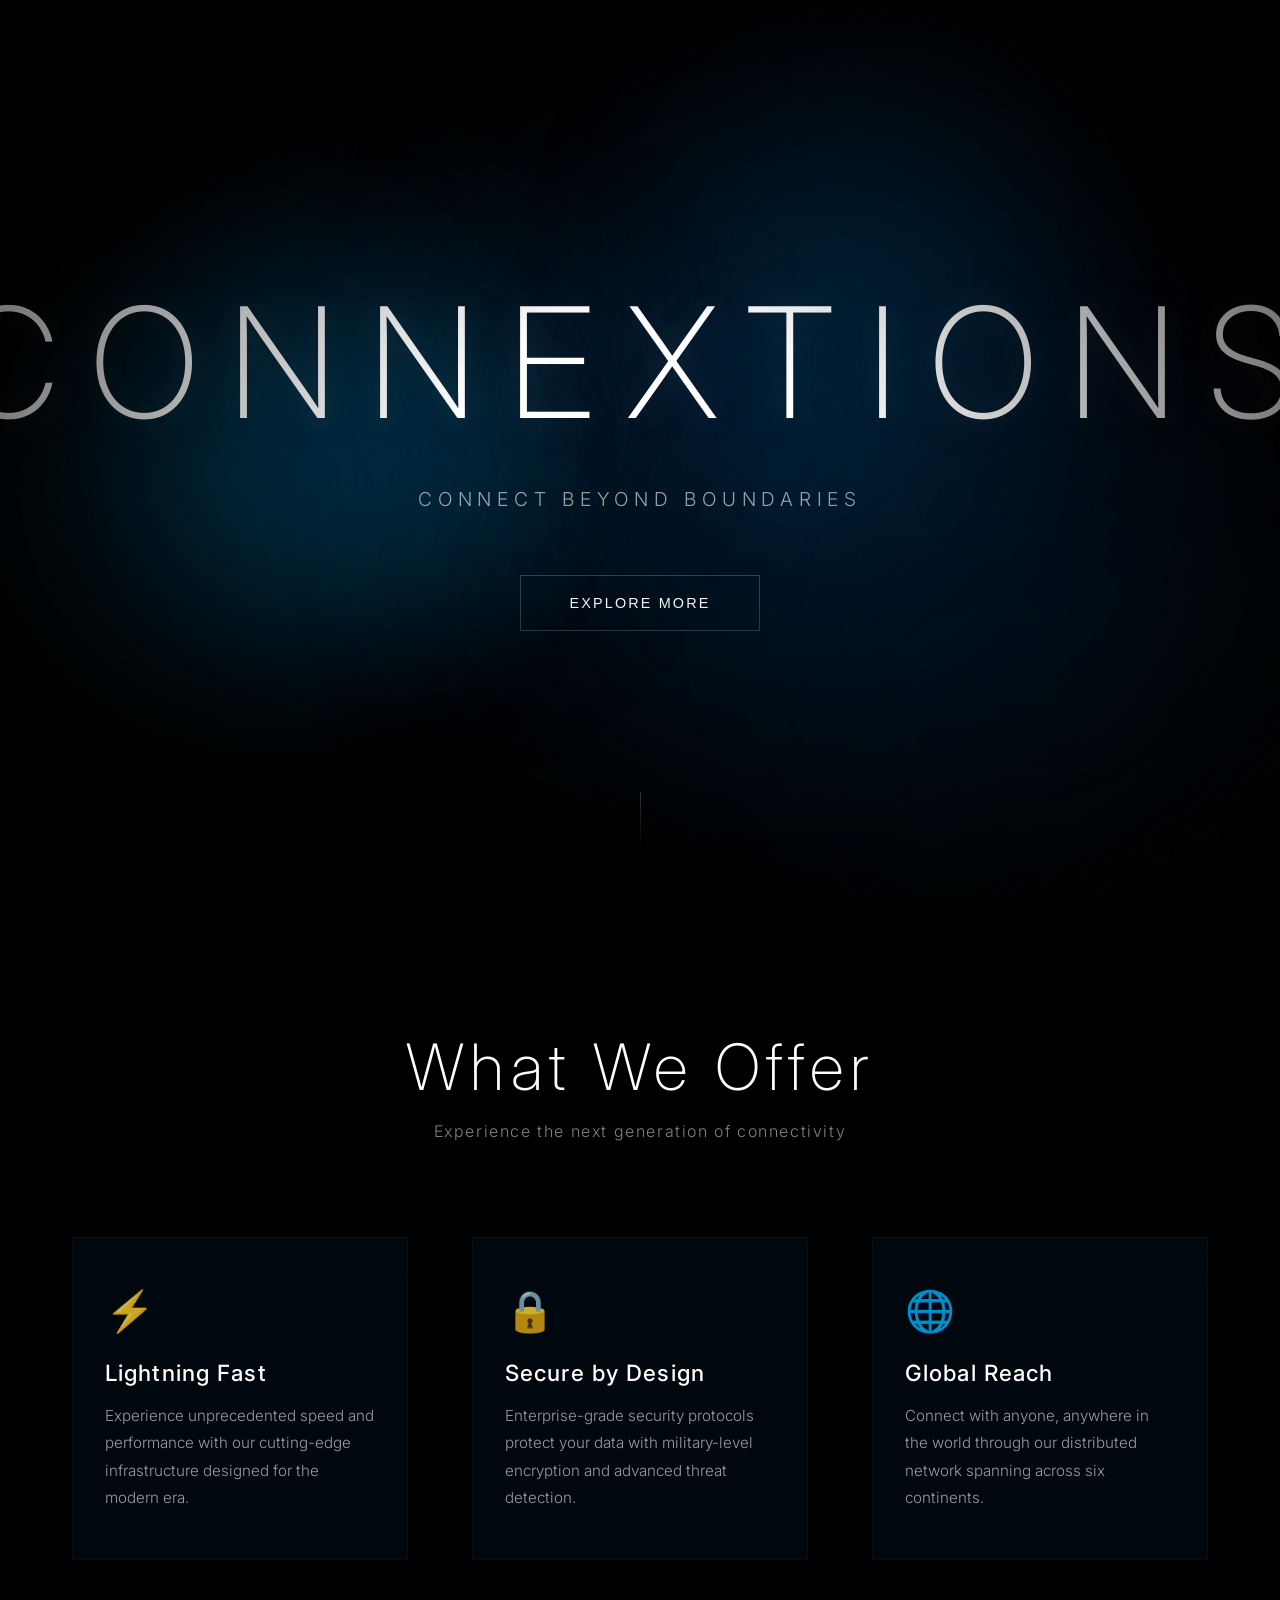
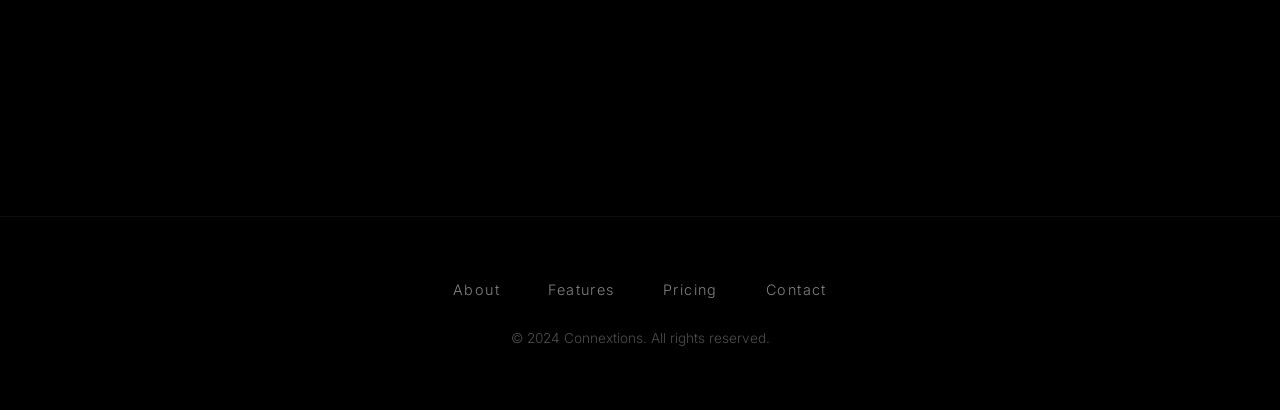
<file: templates/landing.html>
<!DOCTYPE html>
<html lang="en">
<head>
    <meta charset="UTF-8">
    <meta name="viewport" content="width=device-width, initial-scale=1.0">
    <title>Connextions — Connect Beyond</title>
    <link rel="preconnect" href="https://fonts.googleapis.com">
    <link rel="preconnect" href="https://fonts.gstatic.com" crossorigin>
    <link href="https://fonts.googleapis.com/css2?family=Inter:wght@100;200;300;400;500;600;700;800;900&display=swap" rel="stylesheet">
    
    <style>
        * {
            margin: 0;
            padding: 0;
            box-sizing: border-box;
        }

        :root {
            --cerulean-dark: #003d5c;
            --navy-deep: #001a2e;
            --cerulean-glow: #0066a1;
            --text-glow: rgba(0, 102, 161, 0.4);
        }

        html {
            scroll-behavior: smooth;
        }

        body {
            width: 100%;
            min-height: 100vh;
            background: #000000;
            font-family: 'Inter', -apple-system, BlinkMacSystemFont, sans-serif;
            color: #ffffff;
            overflow-x: hidden;
        }

        /* Ultra-Fluid Canvas Background */
        #fluid-canvas {
            position: fixed;
            top: 0;
            left: 0;
            width: 100%;
            height: 100%;
            z-index: 1;
        }

        /* Film Grain - More Subtle */
        body::before {
            content: '';
            position: fixed;
            top: -50%;
            left: -50%;
            right: -50%;
            bottom: -50%;
            width: 200%;
            height: 200%;
            background: transparent url('data:image/svg+xml,%3Csvg viewBox="0 0 400 400" xmlns="http://www.w3.org/2000/svg"%3E%3Cfilter id="noiseFilter"%3E%3CfeTurbulence type="fractalNoise" baseFrequency="1.5" numOctaves="3" stitchTiles="stitch"/%3E%3C/filter%3E%3Crect width="100%25" height="100%25" filter="url(%23noiseFilter)" opacity="0.02"/%3E%3C/svg%3E') repeat;
            pointer-events: none;
            animation: grain 6s steps(8) infinite;
            z-index: 100;
            mix-blend-mode: overlay;
        }

        @keyframes grain {
            0%, 100% { transform: translate(0, 0); }
            10% { transform: translate(-5%, -10%); }
            30% { transform: translate(7%, -25%); }
            50% { transform: translate(-15%, 10%); }
            70% { transform: translate(0%, 15%); }
            90% { transform: translate(-10%, 10%); }
        }

        /* Hero Section */
        .hero {
            position: relative;
            width: 100%;
            height: 100vh;
            display: flex;
            flex-direction: column;
            justify-content: center;
            align-items: center;
            z-index: 10;
            perspective: 1000px;
        }

        /* Main Logo/Title */
        .connextions-logo {
            font-size: clamp(4rem, 12vw, 10rem);
            font-weight: 200;
            letter-spacing: 0.2em;
            color: #ffffff;
            text-transform: uppercase;
            position: relative;
            opacity: 0;
            transform: translateY(30px);
            animation: fadeInUp 1.5s cubic-bezier(0.22, 1, 0.36, 1) forwards;
            animation-delay: 0.5s;
            text-shadow: 
                0 0 30px rgba(255, 255, 255, 0.1),
                0 0 60px rgba(0, 102, 161, 0.15);
        }

        @keyframes fadeInUp {
            to {
                opacity: 1;
                transform: translateY(0);
            }
        }

        /* Tagline */
        .tagline {
            font-size: clamp(0.9rem, 2vw, 1.2rem);
            font-weight: 300;
            letter-spacing: 0.3em;
            color: rgba(255, 255, 255, 0.6);
            margin-top: 2rem;
            opacity: 0;
            animation: fadeInUp 1.5s cubic-bezier(0.22, 1, 0.36, 1) forwards;
            animation-delay: 1s;
            text-transform: uppercase;
        }

        /* CTA Button */
        .cta-button {
            margin-top: 4rem;
            padding: 1.2rem 3rem;
            font-size: 0.9rem;
            font-weight: 500;
            letter-spacing: 0.15em;
            text-transform: uppercase;
            color: #ffffff;
            background: transparent;
            border: 1px solid rgba(255, 255, 255, 0.2);
            cursor: pointer;
            position: relative;
            overflow: hidden;
            transition: all 0.4s cubic-bezier(0.22, 1, 0.36, 1);
            opacity: 0;
            animation: fadeInUp 1.5s cubic-bezier(0.22, 1, 0.36, 1) forwards;
            animation-delay: 1.5s;
            z-index: 1;
        }

        .cta-button::before {
            content: '';
            position: absolute;
            top: 0;
            left: -100%;
            width: 100%;
            height: 100%;
            background: linear-gradient(90deg, transparent, rgba(0, 102, 161, 0.3), transparent);
            transition: left 0.6s cubic-bezier(0.22, 1, 0.36, 1);
        }

        .cta-button:hover {
            border-color: rgba(0, 102, 161, 0.6);
            box-shadow: 0 0 40px rgba(0, 102, 161, 0.3);
            transform: translateY(-2px);
        }

        .cta-button:hover::before {
            left: 100%;
        }

        /* Content Section */
        .content-section {
            position: relative;
            z-index: 10;
            max-width: 1200px;
            margin: 0 auto;
            padding: 8rem 2rem;
        }

        .content-grid {
            display: grid;
            grid-template-columns: repeat(auto-fit, minmax(300px, 1fr));
            gap: 4rem;
            margin-top: 6rem;
        }

        .feature-card {
            padding: 3rem 2rem;
            background: rgba(0, 29, 46, 0.3);
            border: 1px solid rgba(0, 102, 161, 0.1);
            backdrop-filter: blur(10px);
            transition: all 0.4s cubic-bezier(0.22, 1, 0.36, 1);
            opacity: 0;
            transform: translateY(40px);
        }

        .feature-card.visible {
            opacity: 1;
            transform: translateY(0);
        }

        .feature-card:hover {
            border-color: rgba(0, 102, 161, 0.4);
            box-shadow: 0 20px 60px rgba(0, 102, 161, 0.15);
            transform: translateY(-8px);
        }

        .feature-icon {
            font-size: 2.5rem;
            margin-bottom: 1.5rem;
            opacity: 0.8;
        }

        .feature-title {
            font-size: 1.4rem;
            font-weight: 500;
            letter-spacing: 0.05em;
            margin-bottom: 1rem;
        }

        .feature-description {
            font-size: 0.95rem;
            line-height: 1.8;
            color: rgba(255, 255, 255, 0.6);
            font-weight: 300;
        }

        /* Section Headers */
        .section-header {
            font-size: clamp(2.5rem, 6vw, 4rem);
            font-weight: 200;
            letter-spacing: 0.1em;
            text-align: center;
            margin-bottom: 1rem;
            opacity: 0;
            transform: translateY(30px);
        }

        .section-header.visible {
            animation: fadeInUp 1s cubic-bezier(0.22, 1, 0.36, 1) forwards;
        }

        .section-subtitle {
            text-align: center;
            font-size: 1rem;
            font-weight: 300;
            color: rgba(255, 255, 255, 0.5);
            letter-spacing: 0.1em;
            opacity: 0;
            transform: translateY(20px);
        }

        .section-subtitle.visible {
            animation: fadeInUp 1s cubic-bezier(0.22, 1, 0.36, 1) forwards;
            animation-delay: 0.2s;
        }

        /* Footer */
        footer {
            position: relative;
            z-index: 10;
            padding: 4rem 2rem;
            text-align: center;
            border-top: 1px solid rgba(255, 255, 255, 0.05);
            margin-top: 8rem;
        }

        .footer-content {
            max-width: 1200px;
            margin: 0 auto;
        }

        .footer-links {
            display: flex;
            justify-content: center;
            gap: 3rem;
            margin-bottom: 2rem;
            flex-wrap: wrap;
        }

        .footer-link {
            font-size: 0.9rem;
            font-weight: 300;
            letter-spacing: 0.1em;
            color: rgba(255, 255, 255, 0.5);
            text-decoration: none;
            transition: color 0.3s ease;
        }

        .footer-link:hover {
            color: rgba(0, 102, 161, 0.8);
        }

        .copyright {
            font-size: 0.85rem;
            color: rgba(255, 255, 255, 0.3);
            font-weight: 300;
        }

        /* Scroll Indicator */
        .scroll-indicator {
            position: absolute;
            bottom: 3rem;
            left: 50%;
            transform: translateX(-50%);
            width: 1px;
            height: 60px;
            background: linear-gradient(to bottom, rgba(255, 255, 255, 0.3), transparent);
            opacity: 0;
            animation: fadeIn 1s ease-out forwards, scrollBounce 2s ease-in-out infinite;
            animation-delay: 2s, 2s;
        }

        @keyframes fadeIn {
            to { opacity: 1; }
        }

        @keyframes scrollBounce {
            0%, 100% { transform: translateX(-50%) translateY(0); }
            50% { transform: translateX(-50%) translateY(10px); }
        }

        /* Vignette */
        .vignette {
            position: fixed;
            top: 0;
            left: 0;
            width: 100%;
            height: 100%;
            background: radial-gradient(ellipse at center, transparent 20%, rgba(0, 0, 0, 0.8) 100%);
            pointer-events: none;
            z-index: 50;
        }

        /* Cursor Glow */
        .cursor-glow {
            position: fixed;
            width: 400px;
            height: 400px;
            border-radius: 50%;
            background: radial-gradient(circle, rgba(0, 102, 161, 0.08) 0%, transparent 70%);
            filter: blur(50px);
            pointer-events: none;
            z-index: 5;
            opacity: 0;
            transition: opacity 0.5s ease;
        }

        /* Responsive */
        @media (max-width: 768px) {
            .connextions-logo {
                font-size: clamp(2.5rem, 10vw, 6rem);
                letter-spacing: 0.15em;
            }

            .content-grid {
                gap: 2rem;
            }

            .footer-links {
                flex-direction: column;
                gap: 1rem;
            }
        }
    </style>
</head>
<body>
    <!-- Ultra-Fluid Canvas Background -->
    <canvas id="fluid-canvas"></canvas>

    <!-- Cursor Glow -->
    <div class="cursor-glow" id="cursorGlow"></div>

    <!-- Vignette -->
    <div class="vignette"></div>

    <!-- Hero Section -->
    <section class="hero">
        <h1 class="connextions-logo">CONNEXTIONS</h1>
        <p class="tagline">Connect Beyond Boundaries</p>
        <button class="cta-button">Explore More</button>
        <div class="scroll-indicator"></div>
    </section>

    <!-- Content Section -->
    <section class="content-section">
        <h2 class="section-header">What We Offer</h2>
        <p class="section-subtitle">Experience the next generation of connectivity</p>
        
        <div class="content-grid">
            <div class="feature-card">
                <div class="feature-icon">⚡</div>
                <h3 class="feature-title">Lightning Fast</h3>
                <p class="feature-description">Experience unprecedented speed and performance with our cutting-edge infrastructure designed for the modern era.</p>
            </div>
            
            <div class="feature-card">
                <div class="feature-icon">🔒</div>
                <h3 class="feature-title">Secure by Design</h3>
                <p class="feature-description">Enterprise-grade security protocols protect your data with military-level encryption and advanced threat detection.</p>
            </div>
            
            <div class="feature-card">
                <div class="feature-icon">🌐</div>
                <h3 class="feature-title">Global Reach</h3>
                <p class="feature-description">Connect with anyone, anywhere in the world through our distributed network spanning across six continents.</p>
            </div>
        </div>
    </section>

    <!-- Footer -->
    <footer>
        <div class="footer-content">
            <div class="footer-links">
                <a href="#" class="footer-link">About</a>
                <a href="#" class="footer-link">Features</a>
                <a href="#" class="footer-link">Pricing</a>
                <a href="#" class="footer-link">Contact</a>
            </div>
            <p class="copyright">© 2024 Connextions. All rights reserved.</p>
        </div>
    </footer>

    <script>
        // Ultra-Fluid Canvas Animation
        const canvas = document.getElementById('fluid-canvas');
        const ctx = canvas.getContext('2d', { alpha: true });
        
        let width, height;
        let time = 0;
        
        function resizeCanvas() {
            width = canvas.width = window.innerWidth;
            height = canvas.height = window.innerHeight;
        }
        resizeCanvas();
        window.addEventListener('resize', resizeCanvas);

        // Fluid Blob Class
        class FluidBlob {
            constructor(x, y, radius, color, speed, phase) {
                this.baseX = x;
                this.baseY = y;
                this.x = x;
                this.y = y;
                this.radius = radius;
                this.color = color;
                this.speed = speed;
                this.phase = phase;
                this.angle = Math.random() * Math.PI * 2;
            }

            update(time, mouseX, mouseY) {
                // Organic movement
                this.x = this.baseX + Math.sin(time * this.speed + this.phase) * 150;
                this.y = this.baseY + Math.cos(time * this.speed * 0.7 + this.phase) * 150;
                
                // Mouse interaction
                const dx = mouseX - this.x;
                const dy = mouseY - this.y;
                const distance = Math.sqrt(dx * dx + dy * dy);
                
                if (distance < 300) {
                    const force = (300 - distance) / 300;
                    this.x -= dx * force * 0.1;
                    this.y -= dy * force * 0.1;
                }
                
                // Breathing effect
                const breathe = Math.sin(time * this.speed * 2 + this.phase) * 0.15 + 1;
                this.currentRadius = this.radius * breathe;
            }

            draw() {
                const gradient = ctx.createRadialGradient(
                    this.x, this.y, 0,
                    this.x, this.y, this.currentRadius
                );
                
                gradient.addColorStop(0, this.color.replace(')', ', 0.4)').replace('rgb', 'rgba'));
                gradient.addColorStop(0.5, this.color.replace(')', ', 0.2)').replace('rgb', 'rgba'));
                gradient.addColorStop(1, this.color.replace(')', ', 0)').replace('rgb', 'rgba'));
                
                ctx.fillStyle = gradient;
                ctx.beginPath();
                ctx.arc(this.x, this.y, this.currentRadius, 0, Math.PI * 2);
                ctx.fill();
            }
        }

        // Create fluid blobs
        const blobs = [
            new FluidBlob(width * 0.3, height * 0.3, 300, 'rgb(0, 61, 92)', 0.0008, 0),
            new FluidBlob(width * 0.7, height * 0.6, 350, 'rgb(0, 26, 46)', 0.0006, Math.PI / 3),
            new FluidBlob(width * 0.5, height * 0.5, 400, 'rgb(0, 40, 71)', 0.0007, Math.PI / 2),
            new FluidBlob(width * 0.2, height * 0.7, 280, 'rgb(0, 70, 105)', 0.0009, Math.PI),
            new FluidBlob(width * 0.8, height * 0.3, 320, 'rgb(0, 50, 82)', 0.00065, Math.PI * 1.5),
        ];

        // Mouse tracking
        let mouseX = width / 2;
        let mouseY = height / 2;
        let targetMouseX = mouseX;
        let targetMouseY = mouseY;

        document.addEventListener('mousemove', (e) => {
            targetMouseX = e.clientX;
            targetMouseY = e.clientY;
        });

        // Smooth mouse following
        function updateMouse() {
            mouseX += (targetMouseX - mouseX) * 0.05;
            mouseY += (targetMouseY - mouseY) * 0.05;
        }

        // Animation loop
        function animate() {
            time += 0.5;
            
            // Clear with slight fade for trail effect
            ctx.fillStyle = 'rgba(0, 0, 0, 0.05)';
            ctx.fillRect(0, 0, width, height);
            
            // Apply blur filter
            ctx.filter = 'blur(60px)';
            
            updateMouse();
            
            blobs.forEach(blob => {
                blob.update(time, mouseX, mouseY);
                blob.draw();
            });
            
            ctx.filter = 'none';
            
            requestAnimationFrame(animate);
        }
        animate();

        // Cursor glow follow
        const cursorGlow = document.getElementById('cursorGlow');
        let glowX = 0, glowY = 0;

        document.addEventListener('mousemove', (e) => {
            glowX = e.clientX;
            glowY = e.clientY;
            cursorGlow.style.opacity = '1';
        });

        function animateCursorGlow() {
            cursorGlow.style.left = `${glowX - 200}px`;
            cursorGlow.style.top = `${glowY - 200}px`;
            requestAnimationFrame(animateCursorGlow);
        }
        animateCursorGlow();

        // Intersection Observer for scroll animations
        const observerOptions = {
            threshold: 0.1,
            rootMargin: '0px 0px -100px 0px'
        };

        const observer = new IntersectionObserver((entries) => {
            entries.forEach((entry, index) => {
                if (entry.isIntersecting) {
                    setTimeout(() => {
                        entry.target.classList.add('visible');
                    }, index * 100);
                }
            });
        }, observerOptions);

        // Observe elements
        document.querySelectorAll('.feature-card, .section-header, .section-subtitle').forEach(el => {
            observer.observe(el);
        });

        // CTA Button click
        document.querySelector('.cta-button').addEventListener('click', () => {
            document.querySelector('.content-section').scrollIntoView({ 
                behavior: 'smooth' 
            });
        });

        // Resize handler for blobs
        window.addEventListener('resize', () => {
            blobs.forEach((blob, index) => {
                blob.baseX = width * [0.3, 0.7, 0.5, 0.2, 0.8][index];
                blob.baseY = height * [0.3, 0.6, 0.5, 0.7, 0.3][index];
            });
        });
    </script>
</body>
</html>
</file>
